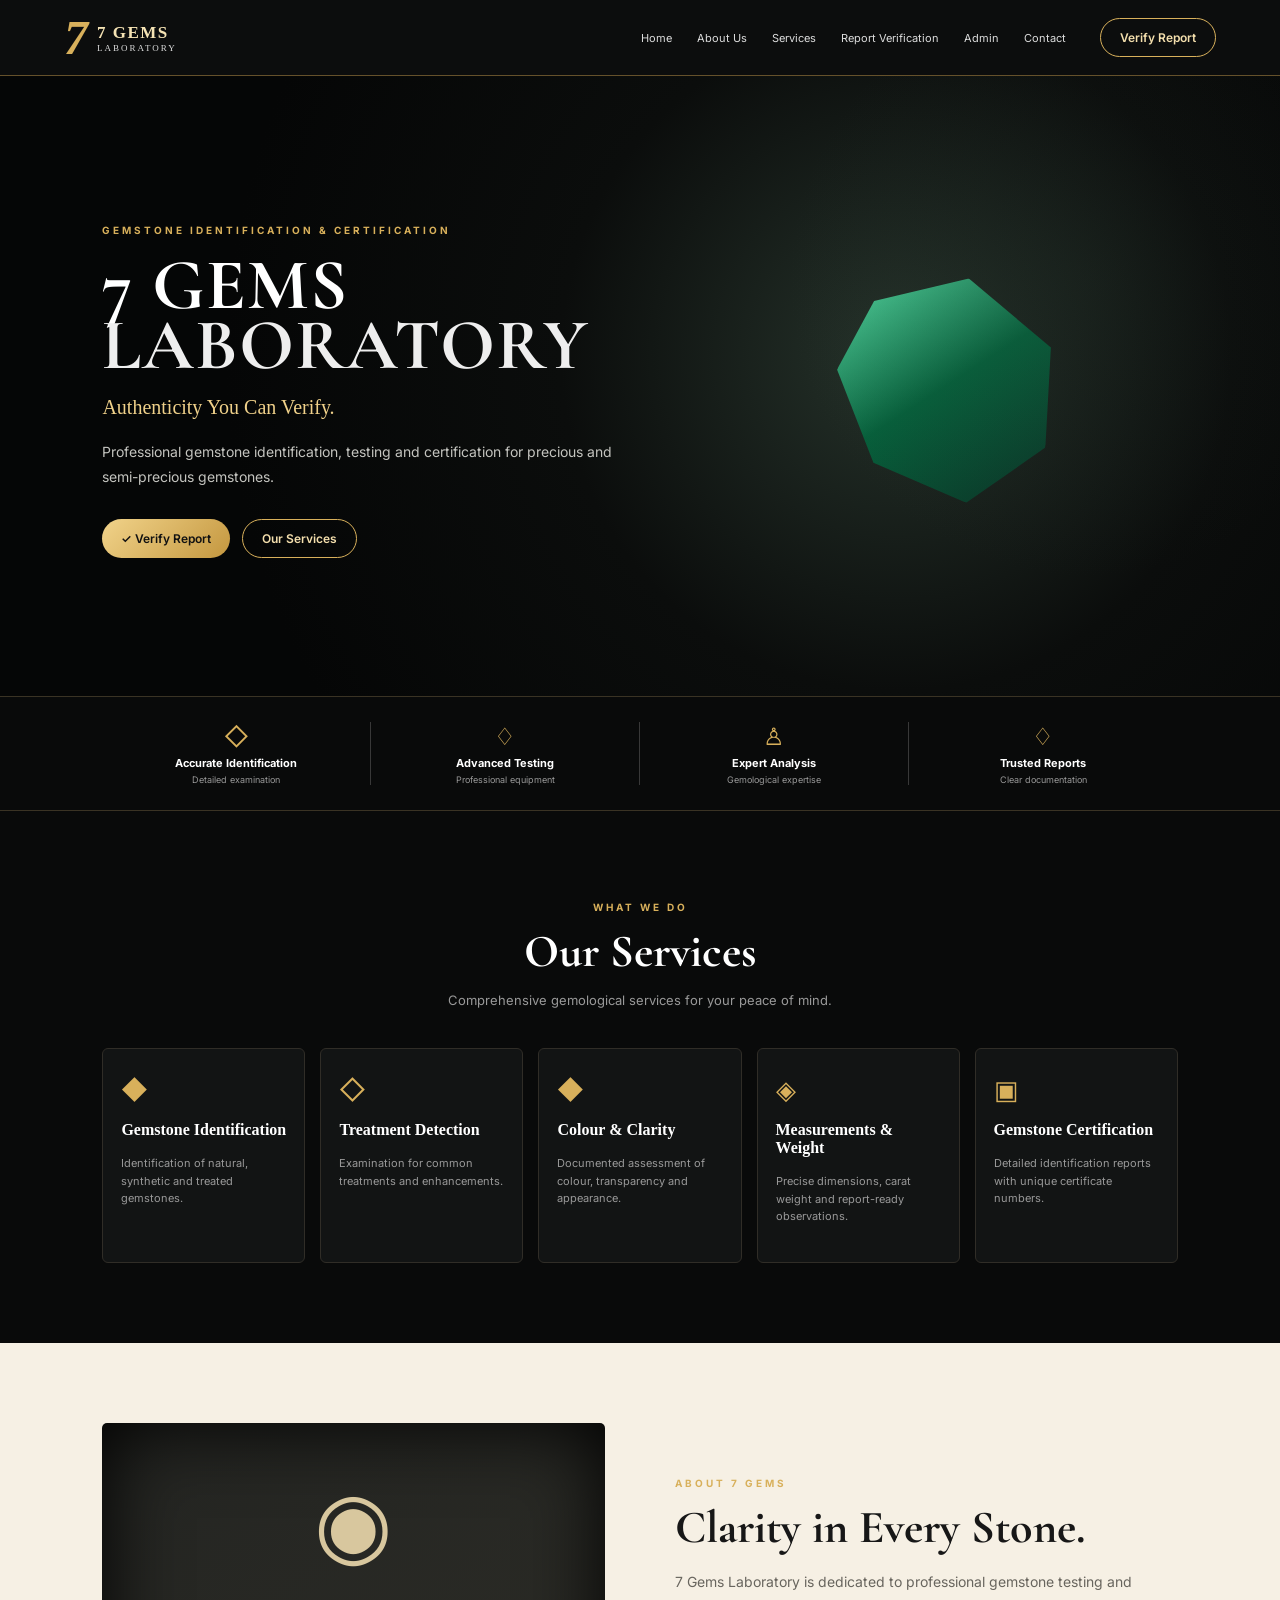
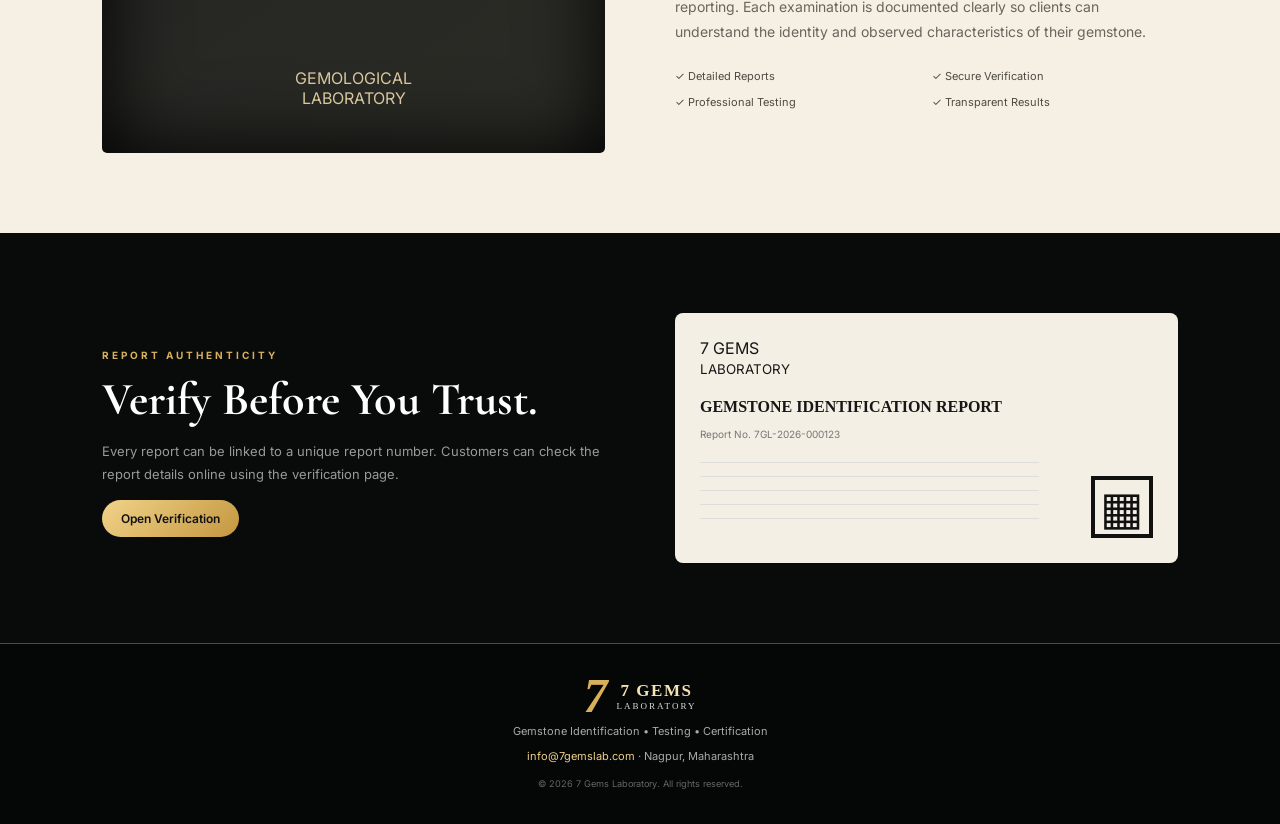
<file: index.html>
<!DOCTYPE html>
<html lang="en">
<head>
<meta charset="UTF-8">
<meta name="viewport" content="width=device-width, initial-scale=1.0">
<title>7 Gems Laboratory | Gemstone Identification & Certification</title>
<meta name="description" content="7 Gems Laboratory — gemstone identification, testing and certification.">
<link rel="stylesheet" href="style.css">
</head>
<body>
<header class="header">
  <a class="brand" href="index.html"><span class="mark">7</span><span><b>7 GEMS</b><small>LABORATORY</small></span></a>
  <nav>
    <a href="#home">Home</a><a href="#about">About Us</a><a href="#services">Services</a>
    <a href="verify.html">Report Verification</a><a href="admin.html">Admin</a><a href="#contact">Contact</a>
  </nav>
  <a class="outline-btn" href="verify.html">Verify Report</a>
</header>

<main id="home">
<section class="hero">
  <div class="hero-copy">
    <p class="eyebrow">GEMSTONE IDENTIFICATION & CERTIFICATION</p>
    <h1>7 GEMS<br><em>LABORATORY</em></h1>
    <p class="tagline">Authenticity You Can Verify.</p>
    <p class="intro">Professional gemstone identification, testing and certification for precious and semi-precious gemstones.</p>
    <div class="actions"><a class="gold-btn" href="verify.html">✓ Verify Report</a><a class="outline-btn" href="#services">Our Services</a></div>
  </div>
  <div class="hero-gem"><div class="gem-shape"></div></div>
</section>

<section class="trust-strip">
  <div>◇<b>Accurate Identification</b><span>Detailed examination</span></div>
  <div>♢<b>Advanced Testing</b><span>Professional equipment</span></div>
  <div>♙<b>Expert Analysis</b><span>Gemological expertise</span></div>
  <div>♢<b>Trusted Reports</b><span>Clear documentation</span></div>
</section>

<section class="section dark" id="services">
  <div class="section-head"><p class="eyebrow">WHAT WE DO</p><h2>Our Services</h2><p>Comprehensive gemological services for your peace of mind.</p></div>
  <div class="cards">
    <article><div class="card-icon">◆</div><h3>Gemstone Identification</h3><p>Identification of natural, synthetic and treated gemstones.</p></article>
    <article><div class="card-icon">◇</div><h3>Treatment Detection</h3><p>Examination for common treatments and enhancements.</p></article>
    <article><div class="card-icon">◆</div><h3>Colour & Clarity</h3><p>Documented assessment of colour, transparency and appearance.</p></article>
    <article><div class="card-icon">◈</div><h3>Measurements & Weight</h3><p>Precise dimensions, carat weight and report-ready observations.</p></article>
    <article><div class="card-icon">▣</div><h3>Gemstone Certification</h3><p>Detailed identification reports with unique certificate numbers.</p></article>
  </div>
</section>

<section class="section about" id="about">
  <div class="lab-photo"><div class="microscope">◉</div><span>GEMOLOGICAL<br>LABORATORY</span></div>
  <div><p class="eyebrow">ABOUT 7 GEMS</p><h2>Clarity in Every Stone.</h2>
  <p>7 Gems Laboratory is dedicated to professional gemstone testing and reporting. Each examination is documented clearly so clients can understand the identity and observed characteristics of their gemstone.</p>
  <div class="mini-grid"><span>✓ Detailed Reports</span><span>✓ Secure Verification</span><span>✓ Professional Testing</span><span>✓ Transparent Results</span></div>
  </div>
</section>

<section class="section dark split">
  <div><p class="eyebrow">REPORT AUTHENTICITY</p><h2>Verify Before You Trust.</h2><p>Every report can be linked to a unique report number. Customers can check the report details online using the verification page.</p><a class="gold-btn" href="verify.html">Open Verification</a></div>
  <div class="certificate-card"><div class="cert-logo">7 GEMS<br><small>LABORATORY</small></div><b>GEMSTONE IDENTIFICATION REPORT</b><span>Report No. 7GL-2026-000123</span><div class="cert-lines"></div><div class="qr">▦</div></div>
</section>
</main>

<footer id="contact"><div class="brand"><span class="mark">7</span><span><b>7 GEMS</b><small>LABORATORY</small></span></div><p>Gemstone Identification • Testing • Certification</p><div><a href="mailto:info@7gemslab.com">info@7gemslab.com</a> · Nagpur, Maharashtra</div><small>© 2026 7 Gems Laboratory. All rights reserved.</small></footer>
</body>
</html>
</file>
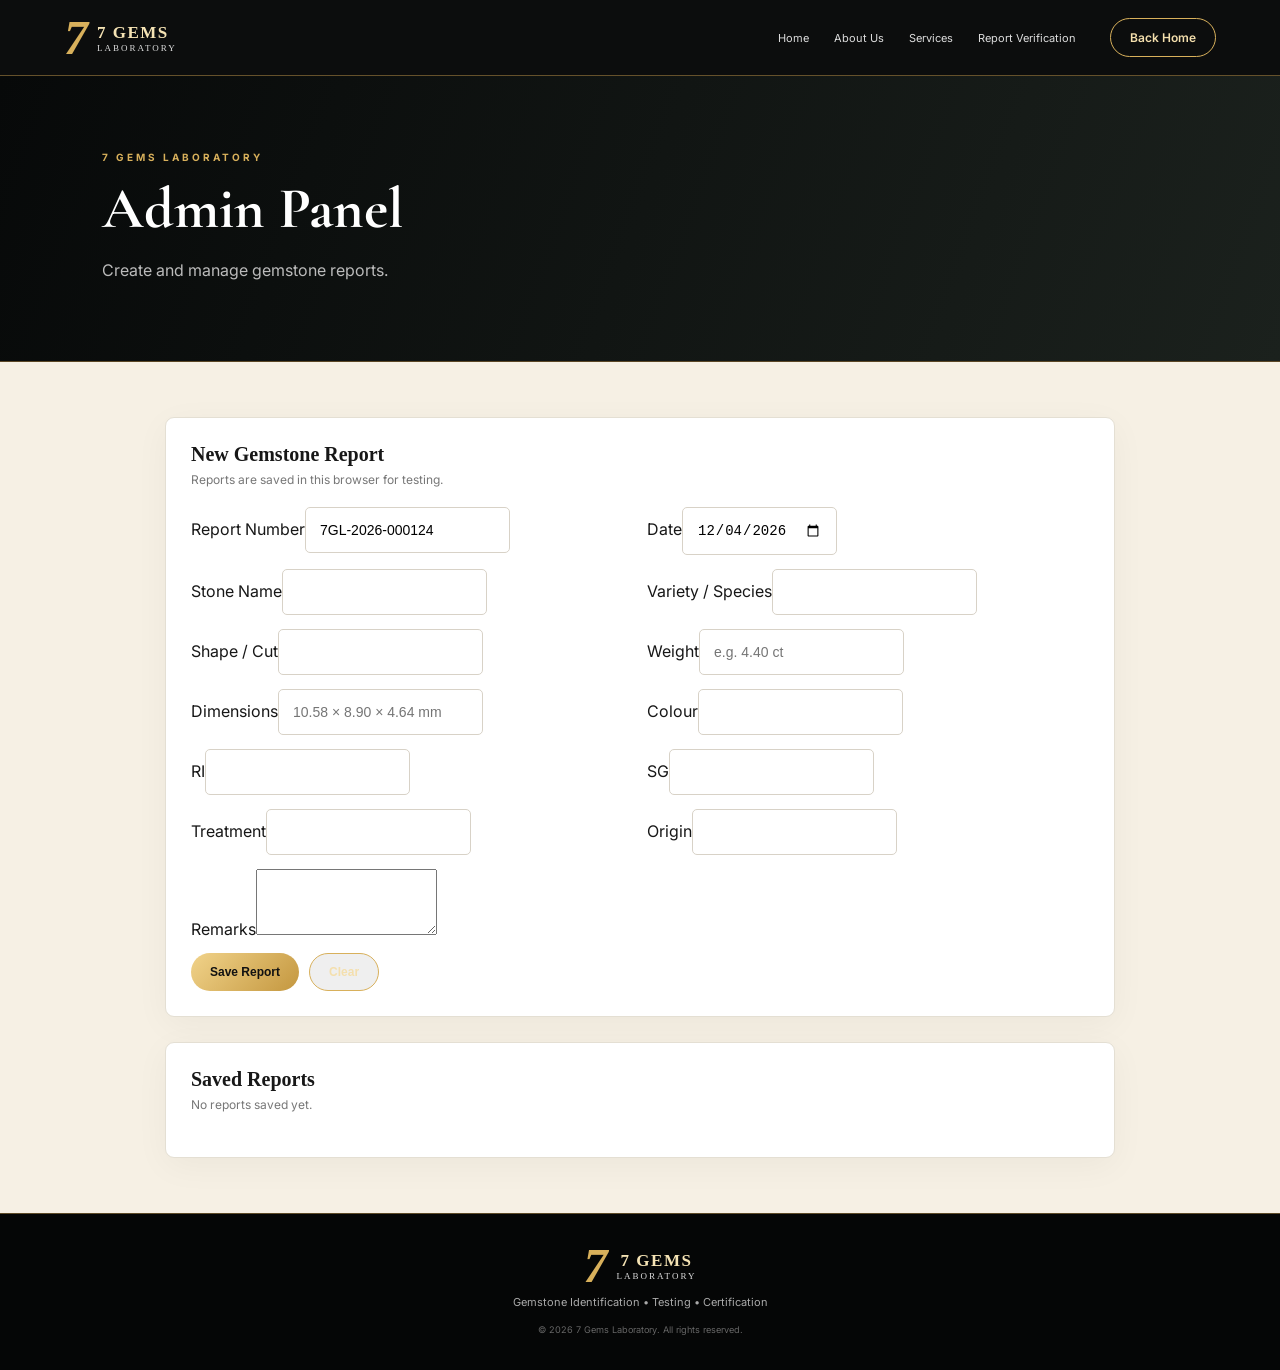
<file: admin.html>
<!DOCTYPE html>
<html lang="en"><head><meta charset="UTF-8"><meta name="viewport" content="width=device-width, initial-scale=1.0"><title>Admin | 7 Gems Laboratory</title><link rel="stylesheet" href="style.css"></head>
<body>
<header class="header"><a class="brand" href="index.html"><span class="mark">7</span><span><b>7 GEMS</b><small>LABORATORY</small></span></a><nav><a href="index.html">Home</a><a href="index.html#about">About Us</a><a href="index.html#services">Services</a><a href="verify.html">Report Verification</a></nav><a class="outline-btn" href="index.html">Back Home</a></header>
<section class="verify-hero"><p class="eyebrow">7 GEMS LABORATORY</p><h1>Admin Panel</h1><p>Create and manage gemstone reports.</p></section>
<main class="verify-wrap">
<section class="search-box" style="display:block"><h2>New Gemstone Report</h2><p>Reports are saved in this browser for testing.</p>
<form id="form" style="display:grid;grid-template-columns:repeat(2,minmax(0,1fr));gap:14px;margin-top:18px">
<label>Report Number<input id="reportNo" required></label><label>Date<input id="date" type="date" required></label><label>Stone Name<input id="stoneName"></label><label>Variety / Species<input id="variety"></label><label>Shape / Cut<input id="shape"></label><label>Weight<input id="weight" placeholder="e.g. 4.40 ct"></label><label>Dimensions<input id="dimensions" placeholder="10.58 × 8.90 × 4.64 mm"></label><label>Colour<input id="colour"></label><label>RI<input id="ri"></label><label>SG<input id="sg"></label><label>Treatment<input id="treatment"></label><label>Origin<input id="origin"></label><label style="grid-column:1/-1">Remarks<textarea id="remarks" rows="4"></textarea></label>
<div style="grid-column:1/-1;display:flex;gap:10px"><button class="gold-btn" type="submit">Save Report</button><button class="outline-btn" type="button" onclick="resetForm()">Clear</button></div>
</form></section>
<section class="search-box" style="display:block;margin-top:25px"><h2>Saved Reports</h2><div id="list"></div></section>
</main>
<footer><div class="brand"><span class="mark">7</span><span><b>7 GEMS</b><small>LABORATORY</small></span></div><p>Gemstone Identification • Testing • Certification</p><small>© 2026 7 Gems Laboratory. All rights reserved.</small></footer>
<script>
const KEY='7gl_reports';const $=id=>document.getElementById(id);const get=()=>JSON.parse(localStorage.getItem(KEY)||'[]');const put=x=>localStorage.setItem(KEY,JSON.stringify(x));
function nextNo(){const y=new Date().getFullYear();let n=123;get().forEach(r=>{const m=(r.reportNo||'').match(/(\d+)$/);if(m)n=Math.max(n,+m[1])});return `7GL-${y}-${String(n+1).padStart(6,'0')}`}
function resetForm(){$('form').reset();$('reportNo').value=nextNo();$('date').value=new Date().toISOString().slice(0,10)}
function render(){const rs=get();$('list').innerHTML=rs.length?rs.map((r,i)=>`<div style="border-top:1px solid #ddd;padding:12px 0;display:flex;gap:12px;align-items:center;flex-wrap:wrap"><b>${r.reportNo}</b><span>${r.stoneName||''}</span><a href="verify.html?report=${encodeURIComponent(r.reportNo)}">View</a><button onclick="del(${i})">Delete</button></div>`).join(''):'<p>No reports saved yet.</p>'}
function del(i){if(confirm('Delete this report?')){const r=get();r.splice(i,1);put(r);render()}}
$('form').addEventListener('submit',e=>{e.preventDefault();const r={};['reportNo','date','stoneName','variety','shape','weight','dimensions','colour','ri','sg','treatment','origin','remarks'].forEach(k=>r[k]=$(k).value.trim());const rs=get();if(rs.some(x=>x.reportNo===r.reportNo)){alert('Report number already exists.');return}rs.push(r);put(rs);alert('Report saved successfully.');resetForm();render()});resetForm();render();
</script></body></html>
</file>
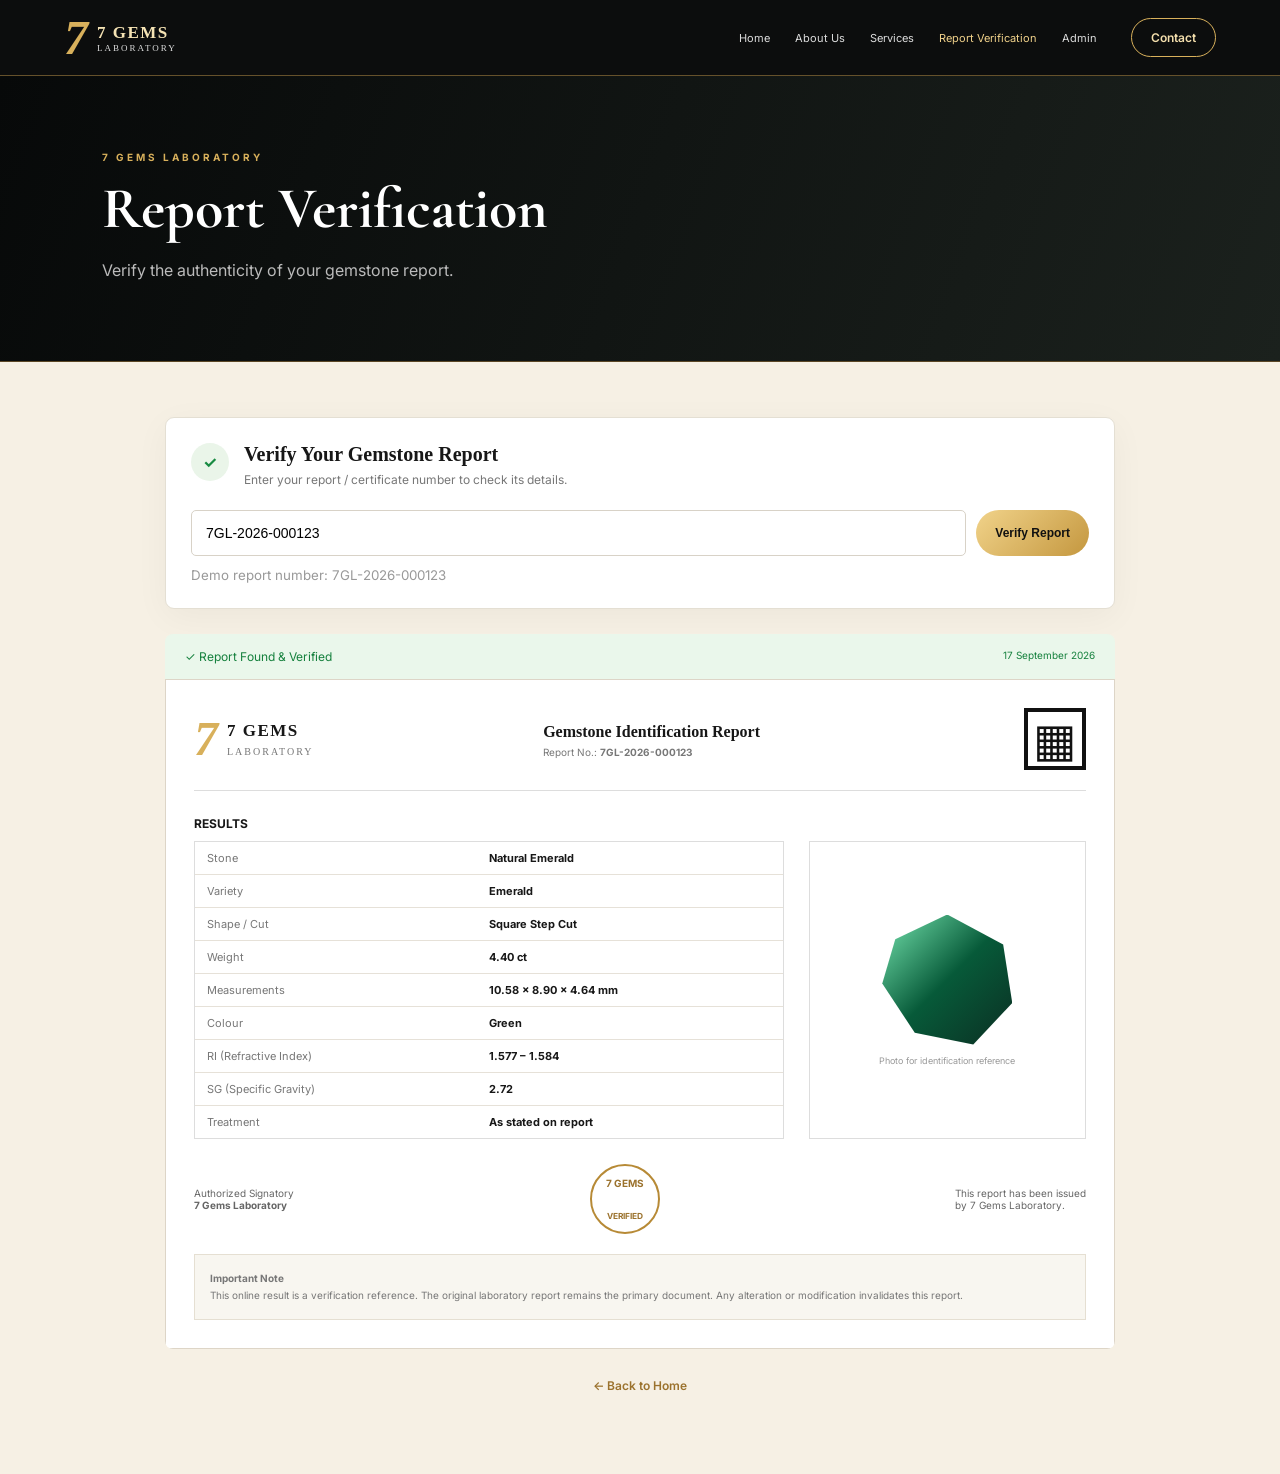
<file: verify.html>
<!DOCTYPE html>
<html lang="en">
<head>
<meta charset="UTF-8"><meta name="viewport" content="width=device-width, initial-scale=1.0">
<title>Report Verification | 7 Gems Laboratory</title><link rel="stylesheet" href="style.css">
</head>
<body>
<header class="header">
  <a class="brand" href="index.html"><span class="mark">7</span><span><b>7 GEMS</b><small>LABORATORY</small></span></a>
  <nav><a href="index.html">Home</a><a href="index.html#about">About Us</a><a href="index.html#services">Services</a><a class="active" href="verify.html">Report Verification</a><a href="admin.html">Admin</a></nav>
  <a class="outline-btn" href="index.html#contact">Contact</a>
</header>

<section class="verify-hero"><p class="eyebrow">7 GEMS LABORATORY</p><h1>Report Verification</h1><p>Verify the authenticity of your gemstone report.</p></section>

<main class="verify-wrap">
  <section class="search-box">
    <div class="shield">✓</div><div><h2>Verify Your Gemstone Report</h2><p>Enter your report / certificate number to check its details.</p></div>
    <form id="verifyForm"><input id="reportNo" value="7GL-2026-000123" placeholder="e.g. 7GL-2026-000123" required><button class="gold-btn" type="submit">Verify Report</button></form>
    <small>Demo report number: 7GL-2026-000123</small>
  </section>

  <section id="result" class="result verified">
    <div class="result-head"><span>✓ Report Found & Verified</span><small>17 September 2026</small></div>
    <div class="report">
      <div class="report-top"><div class="brand dark-brand"><span class="mark">7</span><span><b>7 GEMS</b><small>LABORATORY</small></span></div><div><b>Gemstone Identification Report</b><small>Report No.: <strong id="shownNo">7GL-2026-000123</strong></small></div><div class="qr">▦</div></div>
      <h3>RESULTS</h3>
      <div class="report-grid">
        <div class="facts">
          <p><span>Stone</span><b>Natural Emerald</b></p>
          <p><span>Variety</span><b>Emerald</b></p>
          <p><span>Shape / Cut</span><b>Square Step Cut</b></p>
          <p><span>Weight</span><b>4.40 ct</b></p>
          <p><span>Measurements</span><b>10.58 × 8.90 × 4.64 mm</b></p>
          <p><span>Colour</span><b>Green</b></p>
          <p><span>RI (Refractive Index)</span><b>1.577 – 1.584</b></p>
          <p><span>SG (Specific Gravity)</span><b>2.72</b></p>
          <p><span>Treatment</span><b>As stated on report</b></p>
        </div>
        <div class="stone-image"><div class="emerald"></div><small>Photo for identification reference</small></div>
      </div>
      <div class="signature"><span>Authorized Signatory<br><b>7 Gems Laboratory</b></span><div class="seal">7 GEMS<br><small>VERIFIED</small></div><span>This report has been issued<br>by 7 Gems Laboratory.</span></div>
      <div class="note"><b>Important Note</b><br>This online result is a verification reference. The original laboratory report remains the primary document. Any alteration or modification invalidates this report.</div>
    </div>
  </section>
  <div class="back"><a href="index.html">← Back to Home</a></div>
</main>
<script>
const DEMO={reportNo:'7GL-2026-000123',date:'17 September 2026',stoneName:'Natural Emerald',variety:'Emerald',shape:'Square Step Cut',weight:'4.40 ct',dimensions:'10.58 × 8.90 × 4.64 mm',colour:'Green',ri:'1.577 – 1.584',sg:'2.72',treatment:'As stated on report',origin:'',remarks:''};
function reports(){return JSON.parse(localStorage.getItem('7gl_reports')||'[]')}
function findReport(no){return no===DEMO.reportNo?DEMO:reports().find(r=>(r.reportNo||'').toUpperCase()===no)}
function fill(r){document.getElementById('shownNo').textContent=r.reportNo;const vals=[r.stoneName||'-',r.variety||'-',r.shape||'-',r.weight||'-',r.dimensions||'-',r.colour||'-',r.ri||'-',r.sg||'-',r.treatment||'-'];document.querySelectorAll('.facts p b').forEach((b,i)=>b.textContent=vals[i]);document.querySelector('.result-head small').textContent=r.date||'Report verified'}
function verifyValue(value){const result=document.getElementById('result');const report=findReport(value);result.querySelector('.report').style.display=report?'block':'none';if(report){result.classList.remove('not-found');result.classList.add('verified');result.querySelector('.result-head span').textContent='✓ Report Found & Verified';fill(report)}else{result.classList.remove('verified');result.classList.add('not-found');result.querySelector('.result-head span').textContent='✕ Report Not Found';result.querySelector('.result-head small').textContent='Please check the report number'}result.scrollIntoView({behavior:'smooth',block:'start'})}
document.getElementById('verifyForm').addEventListener('submit',e=>{e.preventDefault();verifyValue(document.getElementById('reportNo').value.trim().toUpperCase())});
const q=new URLSearchParams(location.search).get('report');if(q){document.getElementById('reportNo').value=q.toUpperCase();verifyValue(q.toUpperCase())}
</script>
</body></html>
</file>
<file: style.css>
@import url('https://fonts.googleapis.com/css2?family=Cormorant+Garamond:wght@500;600;700&family=Inter:wght@400;500;600;700&display=swap');
:root{--black:#070808;--black2:#101111;--gold:#d8b05b;--gold2:#f0d18a;--cream:#f6f0e4;--muted:#aaa79e;--line:#3a3324}
*{box-sizing:border-box}html{scroll-behavior:smooth}body{margin:0;background:var(--cream);color:#171717;font-family:Inter,Arial,sans-serif}a{text-decoration:none;color:inherit}.header{height:76px;background:rgba(5,6,6,.97);color:#fff;display:flex;align-items:center;gap:34px;padding:0 5%;border-bottom:1px solid #65512b;position:sticky;top:0;z-index:20}.brand{display:flex;align-items:center;gap:9px;margin-right:auto}.brand .mark{font-family:Georgia,serif;font-size:48px;line-height:.7;color:var(--gold);font-weight:bold;font-style:italic}.brand b{display:block;font-family:Georgia,serif;color:#f5e3b4;letter-spacing:1.5px;font-size:17px}.brand small{display:block;font-family:Georgia,serif;letter-spacing:2px;color:#ddd;font-size:9px}.header nav{display:flex;gap:25px;font-size:11px;color:#ddd}.header nav a:hover,.header nav .active{color:var(--gold2)}.outline-btn,.gold-btn{display:inline-flex;align-items:center;justify-content:center;padding:11px 19px;border-radius:30px;font-size:12px;font-weight:600}.outline-btn{border:1px solid var(--gold);color:#f4dfad}.gold-btn{background:linear-gradient(135deg,#f1d38a,#c4973f);color:#111;border:0}.hero{min-height:620px;background:radial-gradient(circle at 70% 45%,#25322a 0,#0b0d0c 35%,#050606 70%);color:white;display:flex;align-items:center;padding:80px 8%;position:relative;overflow:hidden}.hero:after{content:"";position:absolute;right:-130px;top:-120px;width:650px;height:650px;border-radius:50%;background:radial-gradient(circle,#31443a22,transparent 65%)}.hero-copy{max-width:610px;z-index:2}.eyebrow{font-size:10px;letter-spacing:3px;color:var(--gold);font-weight:700}.hero h1{font-family:"Cormorant Garamond",Georgia,serif;font-size:72px;line-height:.83;margin:20px 0 18px;letter-spacing:1px}.hero h1 em{font-style:normal;color:#eee}.tagline{font-family:Georgia,serif;color:var(--gold2);font-size:20px}.intro{color:#c4c4bf;max-width:520px;line-height:1.8;font-size:14px}.actions{display:flex;gap:12px;margin-top:30px}.hero-gem{position:absolute;right:12%;width:360px;height:360px;display:grid;place-items:center;transform:rotate(12deg)}.gem-shape{width:220px;height:220px;background:linear-gradient(135deg,#58dca5,#075f3b 50%,#0b3326);clip-path:polygon(50% 0,93% 23%,100% 68%,70% 100%,25% 91%,0 53%,10% 19%);box-shadow:0 0 80px #2f9d7040}.trust-strip{background:#090a0a;color:#fff;display:grid;grid-template-columns:repeat(4,1fr);padding:25px 8%;border-top:1px solid var(--line);border-bottom:1px solid var(--line)}.trust-strip div{text-align:center;border-right:1px solid #383838;color:var(--gold);font-size:24px}.trust-strip div:last-child{border:0}.trust-strip b,.trust-strip span{display:block}.trust-strip b{font-size:11px;color:white;margin-top:5px}.trust-strip span{font-size:9px;color:#999;margin-top:4px}.section{padding:80px 8%}.dark{background:#090a0a;color:#fff}.section-head{text-align:center;margin-bottom:40px}.section h2{font-family:"Cormorant Garamond",Georgia,serif;font-size:46px;margin:10px 0}.section-head p:not(.eyebrow){color:#999;font-size:13px}.cards{display:grid;grid-template-columns:repeat(5,1fr);gap:15px}.cards article{background:#121414;border:1px solid #302d27;border-radius:6px;padding:25px 18px;min-height:200px}.card-icon{color:var(--gold);font-size:26px}.cards h3{font-family:Georgia,serif;font-size:16px}.cards p{font-size:11px;color:#999;line-height:1.6}.about{display:grid;grid-template-columns:1fr 1fr;gap:70px;align-items:center}.lab-photo{height:330px;background:linear-gradient(145deg,#242522,#b5a98e22),#161816;border-radius:5px;display:grid;place-items:center;color:#d8c79e;text-align:center;box-shadow:inset 0 0 80px #000}.microscope{font-size:90px}.about p:not(.eyebrow){line-height:1.8;color:#68655e;font-size:14px}.mini-grid{display:grid;grid-template-columns:1fr 1fr;gap:12px;margin-top:25px;font-size:11px;color:#4d4a43}.split{display:grid;grid-template-columns:1fr 1fr;gap:70px;align-items:center}.split>div>p:not(.eyebrow){color:#999;line-height:1.8;font-size:13px}.certificate-card{background:#f4efe4;color:#161616;border-radius:8px;padding:25px;min-height:250px;position:relative}.dark-brand b{color:#171717}.dark-brand small{color:#555}.certificate-card>b{display:block;margin:20px 0 6px;font-family:Georgia,serif}.certificate-card>span{font-size:10px;color:#777}.cert-lines{height:65px;background:repeating-linear-gradient(#ddd 0 1px,transparent 1px 14px);margin-top:20px;width:75%}.qr{font-size:46px;color:#111;border:4px solid #111;width:62px;height:62px;display:grid;place-items:center;line-height:1}.certificate-card .qr{position:absolute;right:25px;bottom:25px}footer{background:#050606;color:#aaa;padding:35px 8%;text-align:center;border-top:1px solid #5d4a27;font-size:11px}footer .brand{display:flex;justify-content:center;margin-bottom:12px}footer a{color:var(--gold2)}footer>small{display:block;margin-top:15px;color:#666}.verify-hero{background:linear-gradient(110deg,#070909,#1b211d);color:#fff;padding:65px 8%;border-bottom:1px solid #5b4725}.verify-hero h1{font-family:"Cormorant Garamond",Georgia,serif;font-size:58px;margin:8px 0}.verify-hero p:not(.eyebrow){color:#bbb}.verify-wrap{max-width:1000px;margin:auto;padding:55px 25px}.search-box{background:#fff;border:1px solid #e4dfd3;border-radius:9px;padding:25px;box-shadow:0 8px 35px #0000000b;display:grid;grid-template-columns:auto 1fr;gap:3px 15px}.shield{width:38px;height:38px;border-radius:50%;background:#eaf5e9;color:#188b42;display:grid;place-items:center;font-weight:bold}.search-box h2{margin:0;font-family:Georgia,serif;font-size:20px}.search-box p{margin:6px 0 20px;color:#777;font-size:12px}.search-box form{grid-column:1/-1;display:flex;gap:10px}.search-box input{flex:1;padding:14px;border:1px solid #d8d2c7;border-radius:5px;font-size:14px}.search-box small{grid-column:1/-1;color:#999;margin-top:8px}.result{margin-top:25px;border-radius:8px;overflow:hidden}.result-head{padding:15px 20px;display:flex;justify-content:space-between;font-size:12px}.verified .result-head{background:#eaf7eb;color:#15803d}.not-found .result-head{background:#faeaea;color:#a22}.report{background:#fff;border:1px solid #ddd5c7;padding:28px}.report-top{display:grid;grid-template-columns:1fr 1.4fr auto;align-items:center;gap:20px;border-bottom:1px solid #ddd;padding-bottom:20px}.report-top>b,.report-top>div:nth-child(2)>b{font-family:Georgia,serif}.report-top small{display:block;color:#777;font-size:10px;margin-top:5px}.report h3{font-size:12px;margin:25px 0 10px}.report-grid{display:grid;grid-template-columns:1.7fr .8fr;gap:25px}.facts{border:1px solid #ddd}.facts p{display:grid;grid-template-columns:1fr 1fr;margin:0;border-bottom:1px solid #e6e1d8;padding:9px 12px;font-size:11px}.facts p:last-child{border:0}.facts span{color:#777}.stone-image{border:1px solid #ddd;display:grid;place-items:center;align-content:center;min-height:280px}.emerald{width:130px;height:130px;background:linear-gradient(135deg,#75e5af,#075a39 50%,#0b2f23);clip-path:polygon(50% 0,93% 23%,100% 68%,70% 100%,25% 91%,0 53%,10% 19%)}.stone-image small{font-size:9px;color:#999;margin-top:10px}.signature{display:flex;justify-content:space-between;align-items:center;margin-top:25px;font-size:10px;color:#666}.seal{width:70px;height:70px;border:2px solid #b78a36;border-radius:50%;display:grid;place-items:center;text-align:center;color:#9b722d;font-weight:bold;font-size:10px}.note{margin-top:20px;padding:15px;background:#f8f6f0;border:1px solid #e5dfd2;font-size:10px;color:#777;line-height:1.7}.back{text-align:center;margin:25px}.back a{color:#9b722d;font-size:12px;font-weight:600}
@media(max-width:900px){.header nav{display:none}.cards{grid-template-columns:repeat(2,1fr)}.hero{padding:70px 7%;min-height:650px}.hero-gem{right:-100px;opacity:.35}.about,.split{grid-template-columns:1fr;gap:35px}.trust-strip{grid-template-columns:1fr 1fr;gap:20px}.trust-strip div:nth-child(2){border:0}.report-grid{grid-template-columns:1fr}.report-top{grid-template-columns:1fr auto}.report-top>div:nth-child(2){grid-column:1/-1;grid-row:2}.search-box form{flex-direction:column}.search-box button{width:100%}}
@media(max-width:560px){.header{padding:0 18px}.header .outline-btn{display:none}.hero h1{font-size:55px}.section{padding:60px 6%}.cards{grid-template-columns:1fr}.trust-strip{padding:25px 5%}.trust-strip div{border:0}.hero-gem{right:-170px}.report{padding:16px}.facts p{grid-template-columns:1fr}.signature{gap:15px;flex-wrap:wrap}.verify-hero h1{font-size:45px}}
</file>
